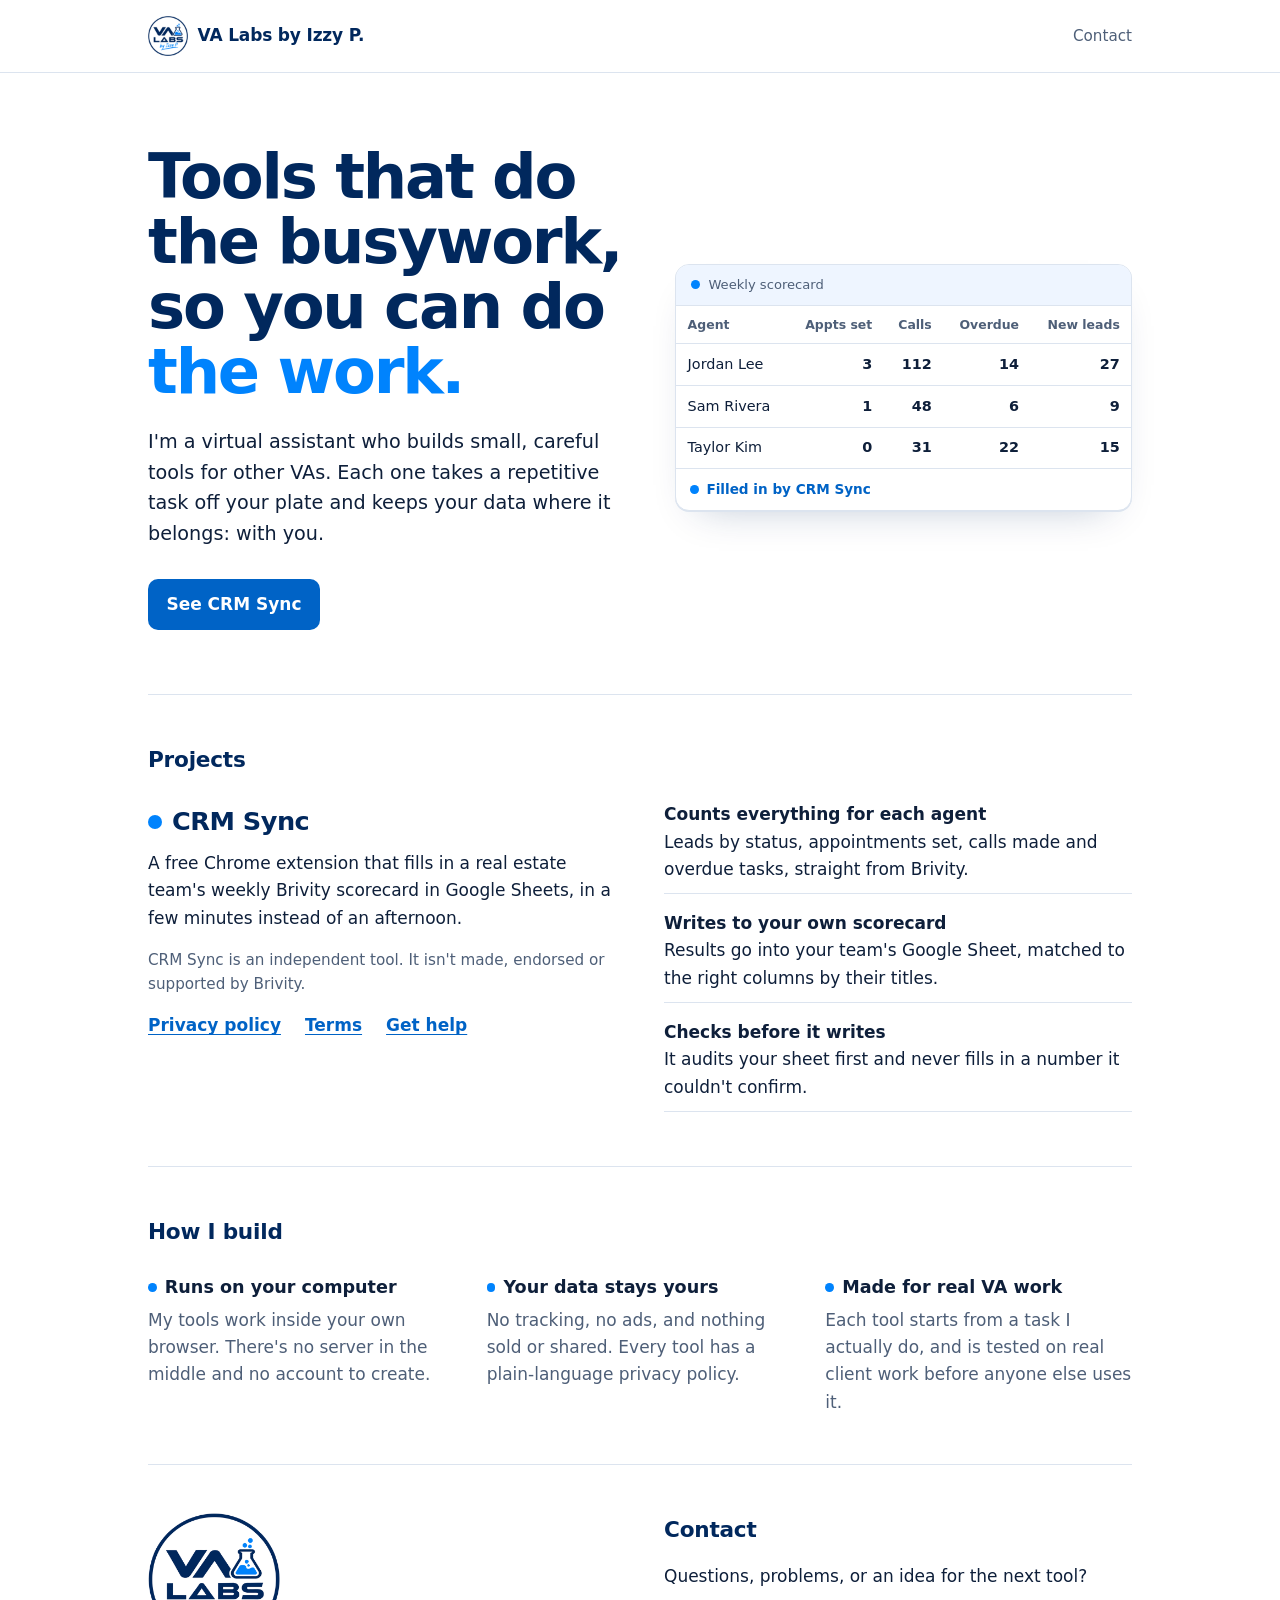
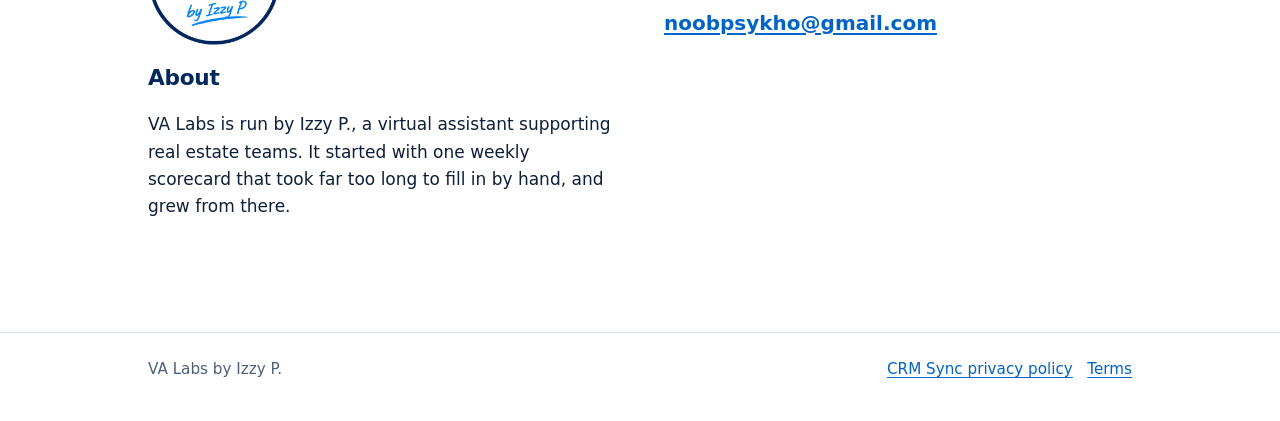
<file: index.html>
<!DOCTYPE html>
<html lang="en">
<head>
  <meta charset="UTF-8">
  <meta name="viewport" content="width=device-width, initial-scale=1">
  <title>VA Labs by Izzy P.</title>
  <meta name="description" content="Small, careful tools built by a virtual assistant, for virtual assistants. Home of CRM Sync for Brivity scorecards.">
  <link rel="icon" type="image/png" sizes="32x32" href="favicon-32.png">
  <link rel="apple-touch-icon" href="apple-touch-icon.png">
  <link rel="stylesheet" href="style.css">
</head>
<body class="home">
  <header class="site">
    <div class="wrap">
      <a class="brand" href="./"><img src="va-labs-logo.png" alt="" width="40" height="40">VA Labs by Izzy P.</a>
      <nav class="site" aria-label="Main"><a href="#contact">Contact</a></nav>
    </div>
  </header>

  <main class="wrap">
    <section class="hero2" aria-labelledby="hero-h">
      <div>
        <h1 id="hero-h">Tools that do the busywork, so you can do <em>the work.</em></h1>
        <p class="lede">I'm a virtual assistant who builds small, careful tools for other VAs. Each one takes a repetitive task off your plate and keeps your data where it belongs: with you.</p>
        <a class="btn-link" href="#crm-sync">See CRM Sync</a>
      </div>

      <figure class="sheet" aria-label="Example: CRM Sync filling in a weekly scorecard">
        <div class="bar"><span class="dot" aria-hidden="true"></span>Weekly scorecard</div>
        <table>
          <thead>
            <tr><th scope="col">Agent</th><th scope="col">Appts set</th><th scope="col">Calls</th><th scope="col">Overdue</th><th scope="col">New leads</th></tr>
          </thead>
          <tbody>
            <tr><td>Jordan Lee</td><td class="n" style="animation-delay:.3s">3</td><td class="n" style="animation-delay:.5s">112</td><td class="n" style="animation-delay:.7s">14</td><td class="n" style="animation-delay:.9s">27</td></tr>
            <tr><td>Sam Rivera</td><td class="n" style="animation-delay:1.1s">1</td><td class="n" style="animation-delay:1.3s">48</td><td class="n" style="animation-delay:1.5s">6</td><td class="n" style="animation-delay:1.7s">9</td></tr>
            <tr><td>Taylor Kim</td><td class="n" style="animation-delay:1.9s">0</td><td class="n" style="animation-delay:2.05s">31</td><td class="n" style="animation-delay:2.2s">22</td><td class="n" style="animation-delay:2.35s">15</td></tr>
          </tbody>
        </table>
        <figcaption class="status"><span class="dot" aria-hidden="true" style="width:.55rem;height:.55rem"></span>Filled in by CRM Sync</figcaption>
      </figure>
    </section>

    <section class="band" id="crm-sync" aria-labelledby="proj-h">
      <h2 id="proj-h">Projects</h2>
      <div class="proj">
        <div>
          <h3><span class="dot" aria-hidden="true"></span>CRM Sync</h3>
          <p>A free Chrome extension that fills in a real estate team's weekly Brivity scorecard in Google Sheets, in a few minutes instead of an afternoon.</p>
          <p class="aside">CRM Sync is an independent tool. It isn't made, endorsed or supported by Brivity.</p>
          <p class="links"><a href="crm-sync-privacy.html">Privacy policy</a> <a href="crm-sync-terms.html">Terms</a> <a href="#contact">Get help</a></p>
        </div>
        <ul>
          <li><b>Counts everything for each agent</b>Leads by status, appointments set, calls made and overdue tasks, straight from Brivity.</li>
          <li><b>Writes to your own scorecard</b>Results go into your team's Google Sheet, matched to the right columns by their titles.</li>
          <li><b>Checks before it writes</b>It audits your sheet first and never fills in a number it couldn't confirm.</li>
        </ul>
      </div>
    </section>

    <section class="band" aria-labelledby="how-h">
      <h2 id="how-h">How I build</h2>
      <div class="principles">
        <div>
          <h3>Runs on your computer</h3>
          <p>My tools work inside your own browser. There's no server in the middle and no account to create.</p>
        </div>
        <div>
          <h3>Your data stays yours</h3>
          <p>No tracking, no ads, and nothing sold or shared. Every tool has a plain-language privacy policy.</p>
        </div>
        <div>
          <h3>Made for real VA work</h3>
          <p>Each tool starts from a task I actually do, and is tested on real client work before anyone else uses it.</p>
        </div>
      </div>
    </section>

    <section class="band about" id="contact" aria-labelledby="about-h">
      <div>
        <img class="about-logo" src="va-labs-logo.png" alt="VA Labs by Izzy P. logo">
        <h2 id="about-h">About</h2>
        <p>VA Labs is run by Izzy P., a virtual assistant supporting real estate teams. It started with one weekly scorecard that took far too long to fill in by hand, and grew from there.</p>
      </div>
      <div>
        <h2>Contact</h2>
        <p>Questions, problems, or an idea for the next tool?</p>
        <p><a class="contact-email" href="mailto:noobpsykho@gmail.com">noobpsykho@gmail.com</a></p>
      </div>
    </section>
  </main>

  <footer class="site">
    <div class="wrap">
      <span>VA Labs by Izzy P.</span>
      <span><a href="crm-sync-privacy.html">CRM Sync privacy policy</a> &nbsp; <a href="crm-sync-terms.html">Terms</a></span>
    </div>
  </footer>
</body>
</html>
</file>
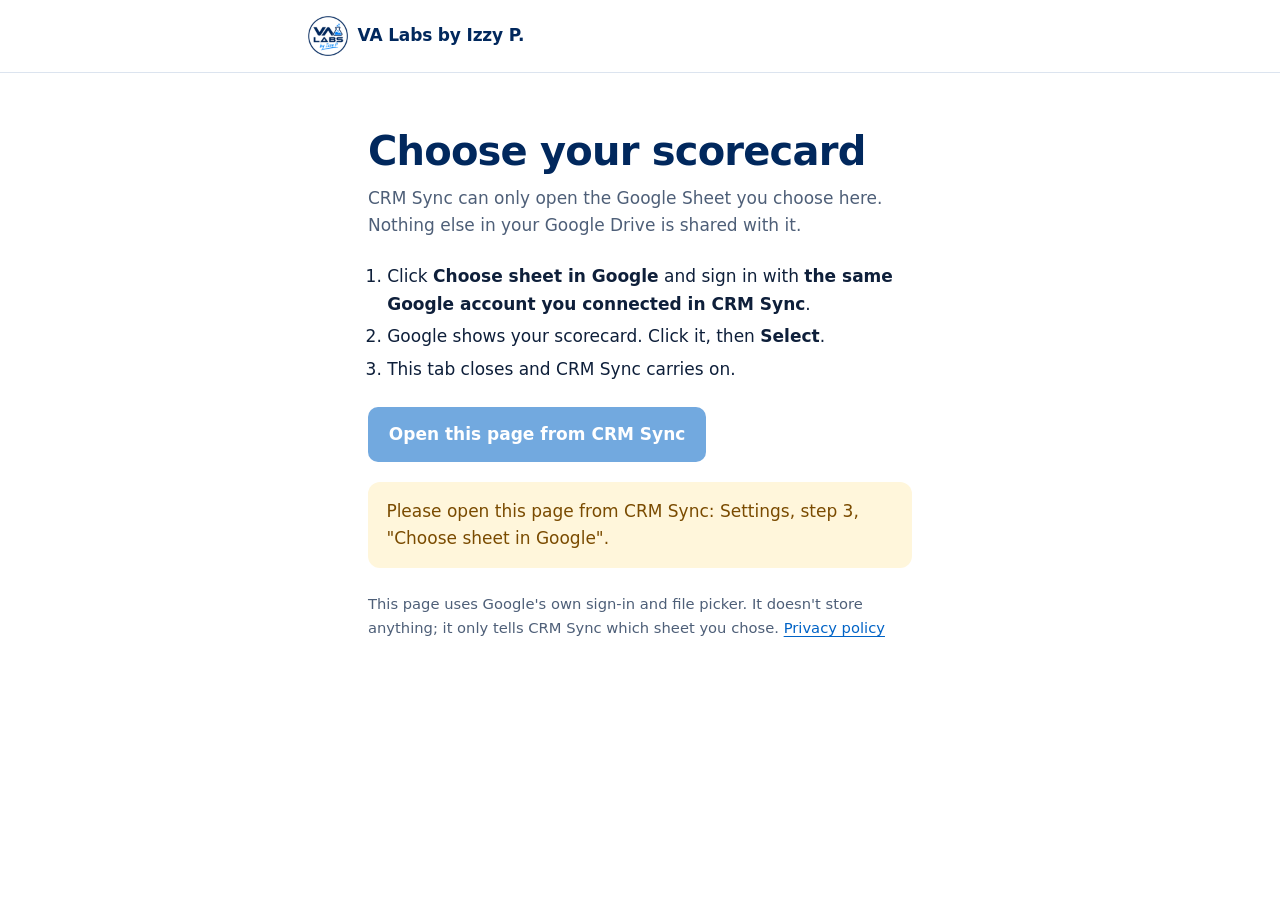
<file: crm-sync-pick.html>
<!DOCTYPE html>
<html lang="en">
<head>
  <meta charset="UTF-8">
  <meta name="viewport" content="width=device-width, initial-scale=1">
  <meta name="robots" content="noindex">
  <title>Choose your scorecard | CRM Sync</title>
  <link rel="icon" type="image/png" sizes="32x32" href="favicon-32.png">
  <link rel="stylesheet" href="style.css">
  <style>
    .pick { max-width: 34rem; margin: 3.5rem auto 4rem; }
    .pick h1 { font-size: clamp(1.9rem, 5vw, 2.5rem); line-height: 1.1; letter-spacing: -.02em; margin: 0 0 .75rem; }
    .pick .lede { color: var(--muted); margin-bottom: 1.5rem; }
    .pick ol { padding-left: 1.2rem; margin-bottom: 1.5rem; }
    .go { font: inherit; font-weight: 650; border: 0; border-radius: 10px; padding: .85rem 1.3rem; background: var(--link); color: #fff; cursor: pointer; }
    .go:hover { background: #004A96; }
    .go:disabled { opacity: .55; cursor: default; }
    .msg { margin-top: 1.25rem; border-radius: 12px; padding: 1rem 1.15rem; display: none; }
    .msg.show { display: block; }
    .msg.ok { background: #E8F5EC; color: #135C2E; }
    .msg.warn { background: #FFF6DB; color: #7A4B00; }
    .msg.err { background: #FDECEC; color: #9B1C1C; }
    .fine { font-size: .92rem; color: var(--muted); margin-top: 1.5rem; }
  </style>
</head>
<body>
  <header class="site">
    <div class="wrap">
      <a class="brand" href="./"><img src="va-labs-logo.png" alt="" width="40" height="40">VA Labs by Izzy P.</a>
    </div>
  </header>

  <main class="wrap">
    <div class="pick">
      <h1>Choose your scorecard</h1>
      <p class="lede">CRM Sync can only open the Google Sheet you choose here. Nothing else in your Google Drive is shared with it.</p>
      <ol>
        <li>Click <strong>Choose sheet in Google</strong> and sign in with <strong id="acct">the same Google account you connected in CRM Sync</strong>.</li>
        <li>Google shows your scorecard. Click it, then <strong>Select</strong>.</li>
        <li>This tab closes and CRM Sync carries on.</li>
      </ol>
      <button class="go" id="go" disabled>Loading…</button>
      <div class="msg" id="msg" role="status" aria-live="polite"></div>
      <p class="fine">This page uses Google's own sign-in and file picker. It doesn't store anything; it only tells CRM Sync which sheet you chose. <a href="crm-sync-privacy.html">Privacy policy</a></p>
    </div>
  </main>

  <script>
    // ── Settings (from the CRM Sync Google Cloud project) ─────────────────────
    var API_KEY = 'AIzaSyBJRFAIEHWHG-799WNrmot98kNI03hmg_Q';                 // restricted to valabsbyizzyp.com, Picker API only
    var WEB_CLIENT_ID = '745646231683-7jgs829n3uda2etd7jsiskjv8p176u6g.apps.googleusercontent.com';     // "Web application" client for https://valabsbyizzyp.com
    var APP_ID = '745646231683';                        // Cloud project number: lets CRM Sync open the chosen file
    // Only these CRM Sync installs may receive the result (Web Store version and the test copy).
    var ALLOWED_EXTENSIONS = ['aajfemklfocekplhhiichldjicahjacp', 'jepjnjboeagolfhmagkciphlckjllemb'];

    var q = new URLSearchParams(location.search);
    var ext = q.get('ext') || '';
    var fileId = (q.get('file') || '').replace(/[^a-zA-Z0-9_-]/g, '');
    var hint = q.get('hint') || '';
    var go = document.getElementById('go');
    var msgEl = document.getElementById('msg');
    var token = null, tokenClient = null, gisReady = false, pickerReady = false;

    function say(kind, text) { msgEl.className = 'msg show ' + kind; msgEl.textContent = text; }
    function ready() {
      if (!(gisReady && pickerReady)) return;
      go.disabled = false; go.textContent = 'Choose sheet in Google';
    }
    if (hint) document.getElementById('acct').textContent = hint + ' (the account connected in CRM Sync)';

    if (ALLOWED_EXTENSIONS.indexOf(ext) < 0) {
      go.textContent = 'Open this page from CRM Sync';
      say('warn', 'Please open this page from CRM Sync: Settings, step 3, "Choose sheet in Google".');
    }

    function onGis() {
      if (ALLOWED_EXTENSIONS.indexOf(ext) < 0) return;
      tokenClient = google.accounts.oauth2.initTokenClient({
        client_id: WEB_CLIENT_ID,
        scope: 'https://www.googleapis.com/auth/drive.file https://www.googleapis.com/auth/userinfo.email',
        hint: hint || undefined,
        callback: onToken,
        error_callback: function () { go.disabled = false; say('warn', 'Google sign-in was closed. Click Choose sheet in Google to try again.'); }
      });
      gisReady = true; ready();
    }
    function onGapi() { gapi.load('picker', function () { pickerReady = true; ready(); }); }

    go.addEventListener('click', function () {
      go.disabled = true;
      msgEl.className = 'msg';
      tokenClient.requestAccessToken({ prompt: token ? '' : 'select_account' });
    });

    function onToken(resp) {
      if (!resp || resp.error) { go.disabled = false; say('warn', 'Google sign-in was not completed. Click Choose sheet in Google to try again.'); return; }
      token = resp.access_token;
      // drive.file access belongs to one Google account, so it must be the one connected in CRM Sync.
      fetch('https://www.googleapis.com/oauth2/v3/userinfo', { headers: { Authorization: 'Bearer ' + token } })
        .then(function (r) { return r.json(); })
        .then(function (me) {
          if (hint && me.email && me.email.toLowerCase() !== hint.toLowerCase()) {
            token = null; go.disabled = false;
            say('err', 'You signed in as ' + me.email + ', but CRM Sync is connected to ' + hint + '. Click Choose sheet in Google again and pick ' + hint + '.');
            return;
          }
          showPicker();
        })
        .catch(function () { showPicker(); });
    }

    function showPicker() {
      var view = new google.picker.DocsView(google.picker.ViewId.SPREADSHEETS).setMode(google.picker.DocsViewMode.LIST);
      if (fileId && typeof view.setFileIds === 'function') view.setFileIds(fileId);
      new google.picker.PickerBuilder()
        .addView(view)
        .setOAuthToken(token)
        .setDeveloperKey(API_KEY)
        .setAppId(APP_ID)
        .setTitle('Choose your scorecard')
        .setCallback(onPicked)
        .build()
        .setVisible(true);
    }

    function onPicked(data) {
      var action = data[google.picker.Response.ACTION];
      if (action === google.picker.Action.CANCEL) { go.disabled = false; say('warn', 'No sheet chosen. Click Choose sheet in Google to try again.'); return; }
      if (action !== google.picker.Action.PICKED) return;
      var doc = data[google.picker.Response.DOCUMENTS][0];
      var picked = { type: 'CRM_SYNC_PICKED', fileId: doc[google.picker.Document.ID], name: doc[google.picker.Document.NAME] || '' };
      if (!(window.chrome && chrome.runtime && chrome.runtime.sendMessage)) {
        go.disabled = false;
        say('err', "Couldn't reach CRM Sync. Open this page in Chrome with CRM Sync installed, from Settings, step 3.");
        return;
      }
      chrome.runtime.sendMessage(ext, picked, function (resp) {
        if (chrome.runtime.lastError || !resp || !resp.ok) {
          go.disabled = false;
          say('err', "Couldn't reach CRM Sync. Make sure it's installed and up to date, then try again from Settings, step 3.");
          return;
        }
        go.textContent = 'Done';
        say('ok', 'Done! "' + picked.name + '" is connected to CRM Sync. This tab will close by itself.');
      });
    }
  </script>
  <script src="https://accounts.google.com/gsi/client" async defer onload="onGis()"></script>
  <script src="https://apis.google.com/js/api.js" async defer onload="onGapi()"></script>
</body>
</html>
</file>
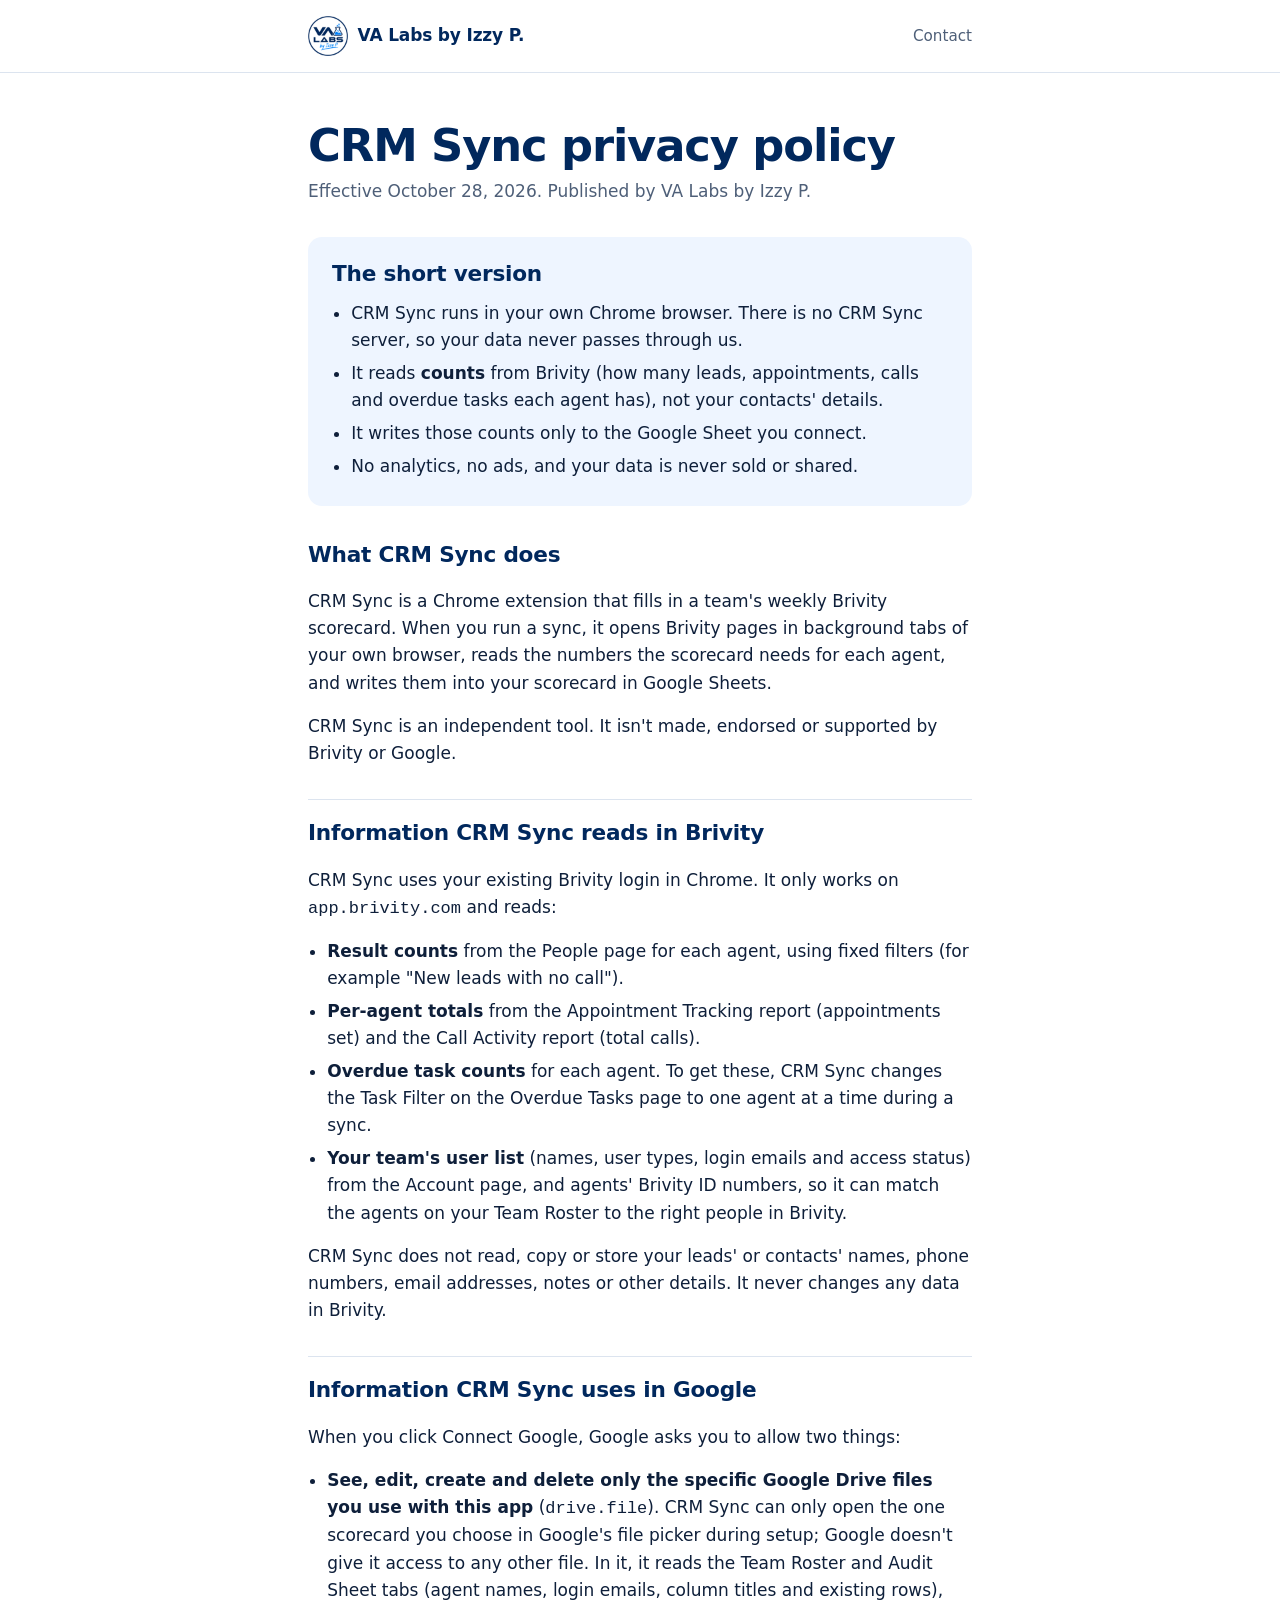
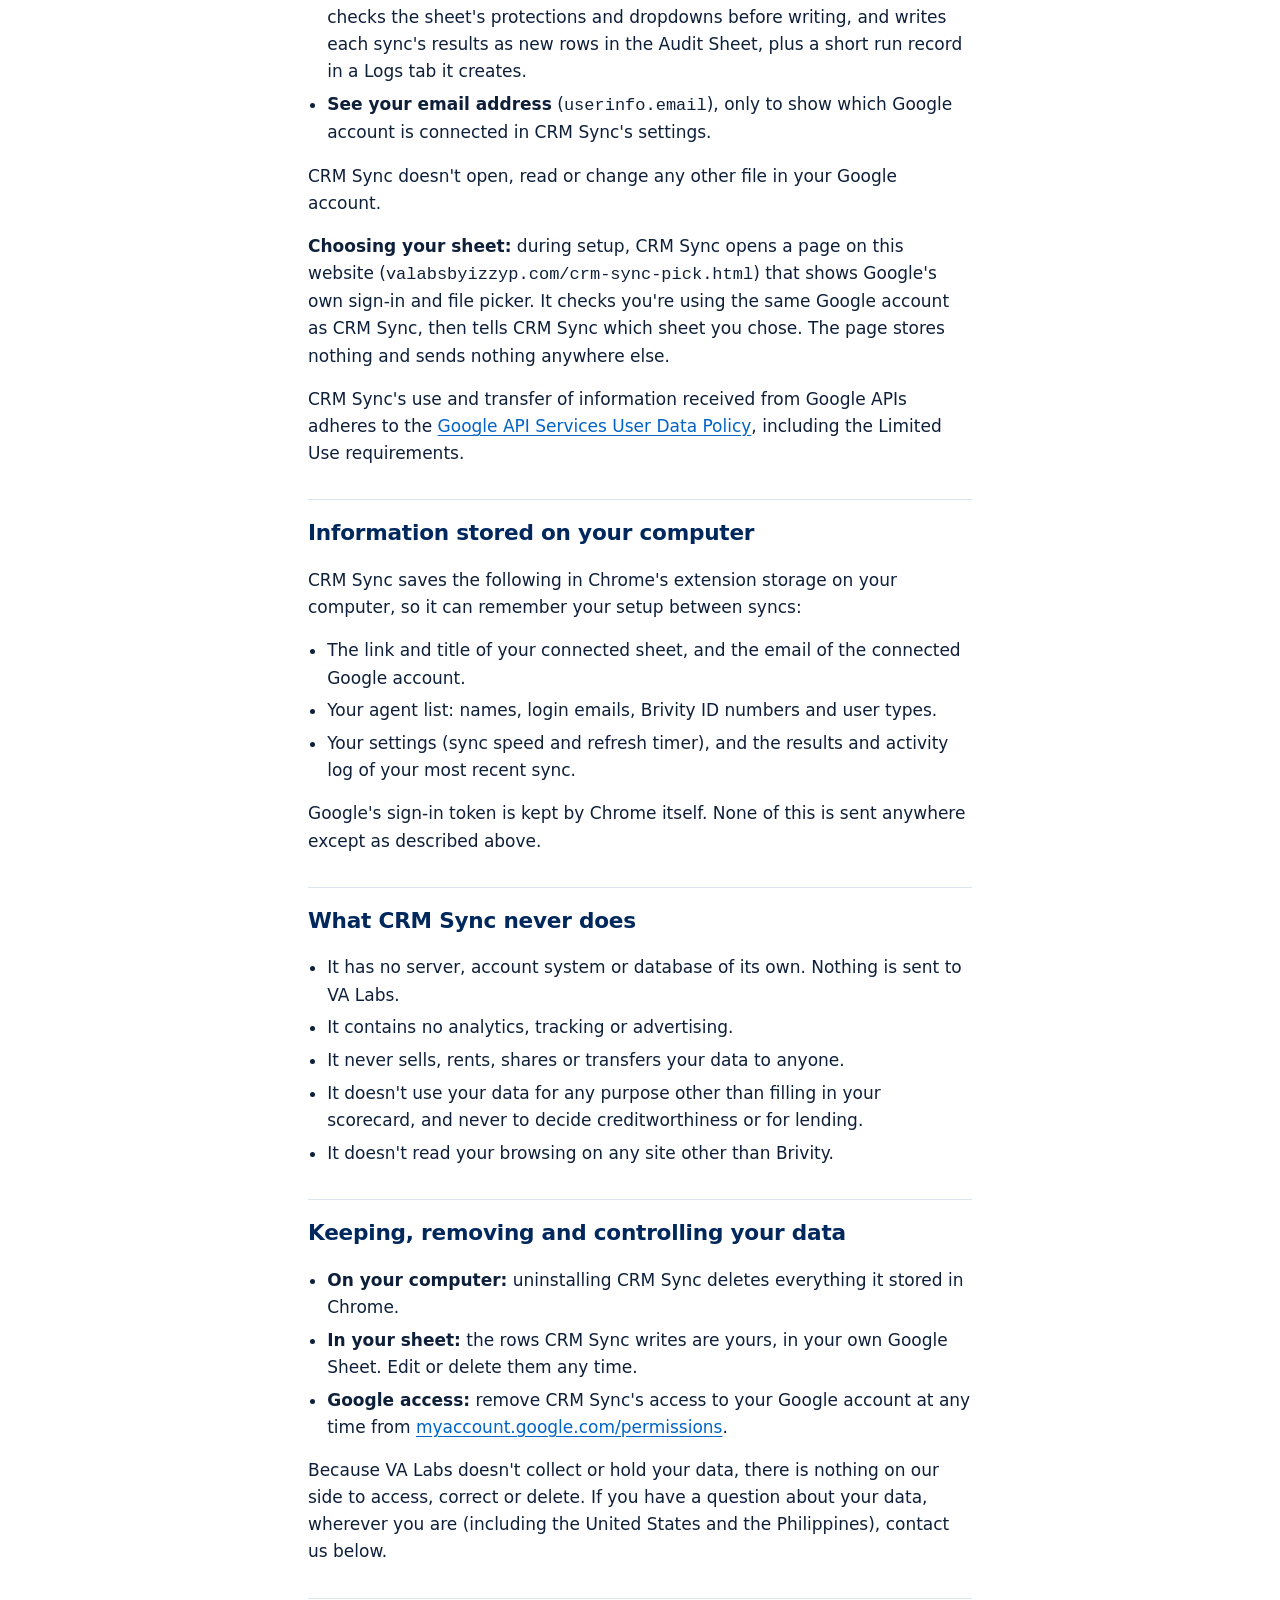
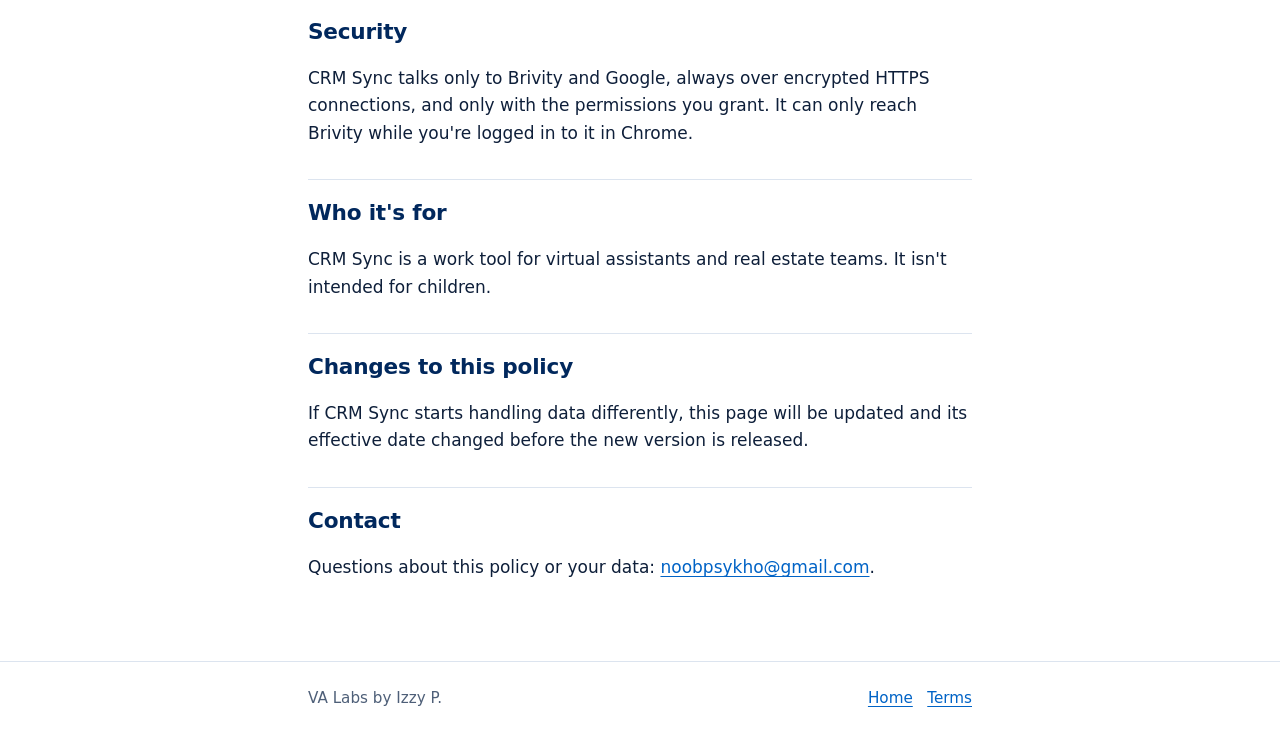
<file: crm-sync-privacy (1).html>
<!DOCTYPE html>
<html lang="en">
<head>
  <meta charset="UTF-8">
  <meta name="viewport" content="width=device-width, initial-scale=1">
  <title>CRM Sync privacy policy | VA Labs by Izzy P.</title>
  <meta name="description" content="How the CRM Sync Chrome extension handles Brivity and Google Sheets data.">
  <link rel="icon" type="image/png" sizes="32x32" href="favicon-32.png">
  <link rel="apple-touch-icon" href="apple-touch-icon.png">
  <link rel="stylesheet" href="style.css">
</head>
<body>
  <header class="site">
    <div class="wrap">
      <a class="brand" href="./"><img src="va-labs-logo.png" alt="" width="40" height="40">VA Labs by Izzy P.</a>
      <nav class="site" aria-label="Main"><a href="./#contact">Contact</a></nav>
    </div>
  </header>

  <main class="wrap policy">
    <h1>CRM Sync privacy policy</h1>
    <p class="meta">Effective October 28, 2026. Published by VA Labs by Izzy P.</p>

    <div class="short">
      <h2>The short version</h2>
      <ul>
        <li>CRM Sync runs in your own Chrome browser. There is no CRM Sync server, so your data never passes through us.</li>
        <li>It reads <strong>counts</strong> from Brivity (how many leads, appointments, calls and overdue tasks each agent has), not your contacts' details.</li>
        <li>It writes those counts only to the Google Sheet you connect.</li>
        <li>No analytics, no ads, and your data is never sold or shared.</li>
      </ul>
    </div>

    <section>
      <h2>What CRM Sync does</h2>
      <p>CRM Sync is a Chrome extension that fills in a team's weekly Brivity scorecard. When you run a sync, it opens Brivity pages in background tabs of your own browser, reads the numbers the scorecard needs for each agent, and writes them into your scorecard in Google Sheets.</p>
      <p>CRM Sync is an independent tool. It isn't made, endorsed or supported by Brivity or Google.</p>
    </section>

    <section>
      <h2>Information CRM Sync reads in Brivity</h2>
      <p>CRM Sync uses your existing Brivity login in Chrome. It only works on <code>app.brivity.com</code> and reads:</p>
      <ul>
        <li><strong>Result counts</strong> from the People page for each agent, using fixed filters (for example "New leads with no call").</li>
        <li><strong>Per-agent totals</strong> from the Appointment Tracking report (appointments set) and the Call Activity report (total calls).</li>
        <li><strong>Overdue task counts</strong> for each agent. To get these, CRM Sync changes the Task Filter on the Overdue Tasks page to one agent at a time during a sync.</li>
        <li><strong>Your team's user list</strong> (names, user types, login emails and access status) from the Account page, and agents' Brivity ID numbers, so it can match the agents on your Team Roster to the right people in Brivity.</li>
      </ul>
      <p>CRM Sync does not read, copy or store your leads' or contacts' names, phone numbers, email addresses, notes or other details. It never changes any data in Brivity.</p>
    </section>

    <section>
      <h2>Information CRM Sync uses in Google</h2>
      <p>When you click Connect Google, Google asks you to allow two things:</p>
      <ul>
        <li><strong>See, edit, create and delete only the specific Google Drive files you use with this app</strong> (<code>drive.file</code>). CRM Sync can only open the one scorecard you choose in Google's file picker during setup; Google doesn't give it access to any other file. In it, it reads the Team Roster and Audit Sheet tabs (agent names, login emails, column titles and existing rows), checks the sheet's protections and dropdowns before writing, and writes each sync's results as new rows in the Audit Sheet, plus a short run record in a Logs tab it creates.</li>
        <li><strong>See your email address</strong> (<code>userinfo.email</code>), only to show which Google account is connected in CRM Sync's settings.</li>
      </ul>
      <p>CRM Sync doesn't open, read or change any other file in your Google account.</p>
      <p><strong>Choosing your sheet:</strong> during setup, CRM Sync opens a page on this website (<code>valabsbyizzyp.com/crm-sync-pick.html</code>) that shows Google's own sign-in and file picker. It checks you're using the same Google account as CRM Sync, then tells CRM Sync which sheet you chose. The page stores nothing and sends nothing anywhere else.</p>
      <p>CRM Sync's use and transfer of information received from Google APIs adheres to the <a href="https://developers.google.com/terms/api-services-user-data-policy">Google API Services User Data Policy</a>, including the Limited Use requirements.</p>
    </section>

    <section>
      <h2>Information stored on your computer</h2>
      <p>CRM Sync saves the following in Chrome's extension storage on your computer, so it can remember your setup between syncs:</p>
      <ul>
        <li>The link and title of your connected sheet, and the email of the connected Google account.</li>
        <li>Your agent list: names, login emails, Brivity ID numbers and user types.</li>
        <li>Your settings (sync speed and refresh timer), and the results and activity log of your most recent sync.</li>
      </ul>
      <p>Google's sign-in token is kept by Chrome itself. None of this is sent anywhere except as described above.</p>
    </section>

    <section>
      <h2>What CRM Sync never does</h2>
      <ul>
        <li>It has no server, account system or database of its own. Nothing is sent to VA Labs.</li>
        <li>It contains no analytics, tracking or advertising.</li>
        <li>It never sells, rents, shares or transfers your data to anyone.</li>
        <li>It doesn't use your data for any purpose other than filling in your scorecard, and never to decide creditworthiness or for lending.</li>
        <li>It doesn't read your browsing on any site other than Brivity.</li>
      </ul>
    </section>

    <section>
      <h2>Keeping, removing and controlling your data</h2>
      <ul>
        <li><strong>On your computer:</strong> uninstalling CRM Sync deletes everything it stored in Chrome.</li>
        <li><strong>In your sheet:</strong> the rows CRM Sync writes are yours, in your own Google Sheet. Edit or delete them any time.</li>
        <li><strong>Google access:</strong> remove CRM Sync's access to your Google account at any time from <a href="https://myaccount.google.com/permissions">myaccount.google.com/permissions</a>.</li>
      </ul>
      <p>Because VA Labs doesn't collect or hold your data, there is nothing on our side to access, correct or delete. If you have a question about your data, wherever you are (including the United States and the Philippines), contact us below.</p>
    </section>

    <section>
      <h2>Security</h2>
      <p>CRM Sync talks only to Brivity and Google, always over encrypted HTTPS connections, and only with the permissions you grant. It can only reach Brivity while you're logged in to it in Chrome.</p>
    </section>

    <section>
      <h2>Who it's for</h2>
      <p>CRM Sync is a work tool for virtual assistants and real estate teams. It isn't intended for children.</p>
    </section>

    <section>
      <h2>Changes to this policy</h2>
      <p>If CRM Sync starts handling data differently, this page will be updated and its effective date changed before the new version is released.</p>
    </section>

    <section>
      <h2>Contact</h2>
      <p>Questions about this policy or your data: <a href="mailto:noobpsykho@gmail.com">noobpsykho@gmail.com</a>.</p>
    </section>
  </main>

  <footer class="site">
    <div class="wrap">
      <span>VA Labs by Izzy P.</span>
      <span><a href="./">Home</a> &nbsp; <a href="crm-sync-terms.html">Terms</a></span>
    </div>
  </footer>
</body>
</html>
</file>
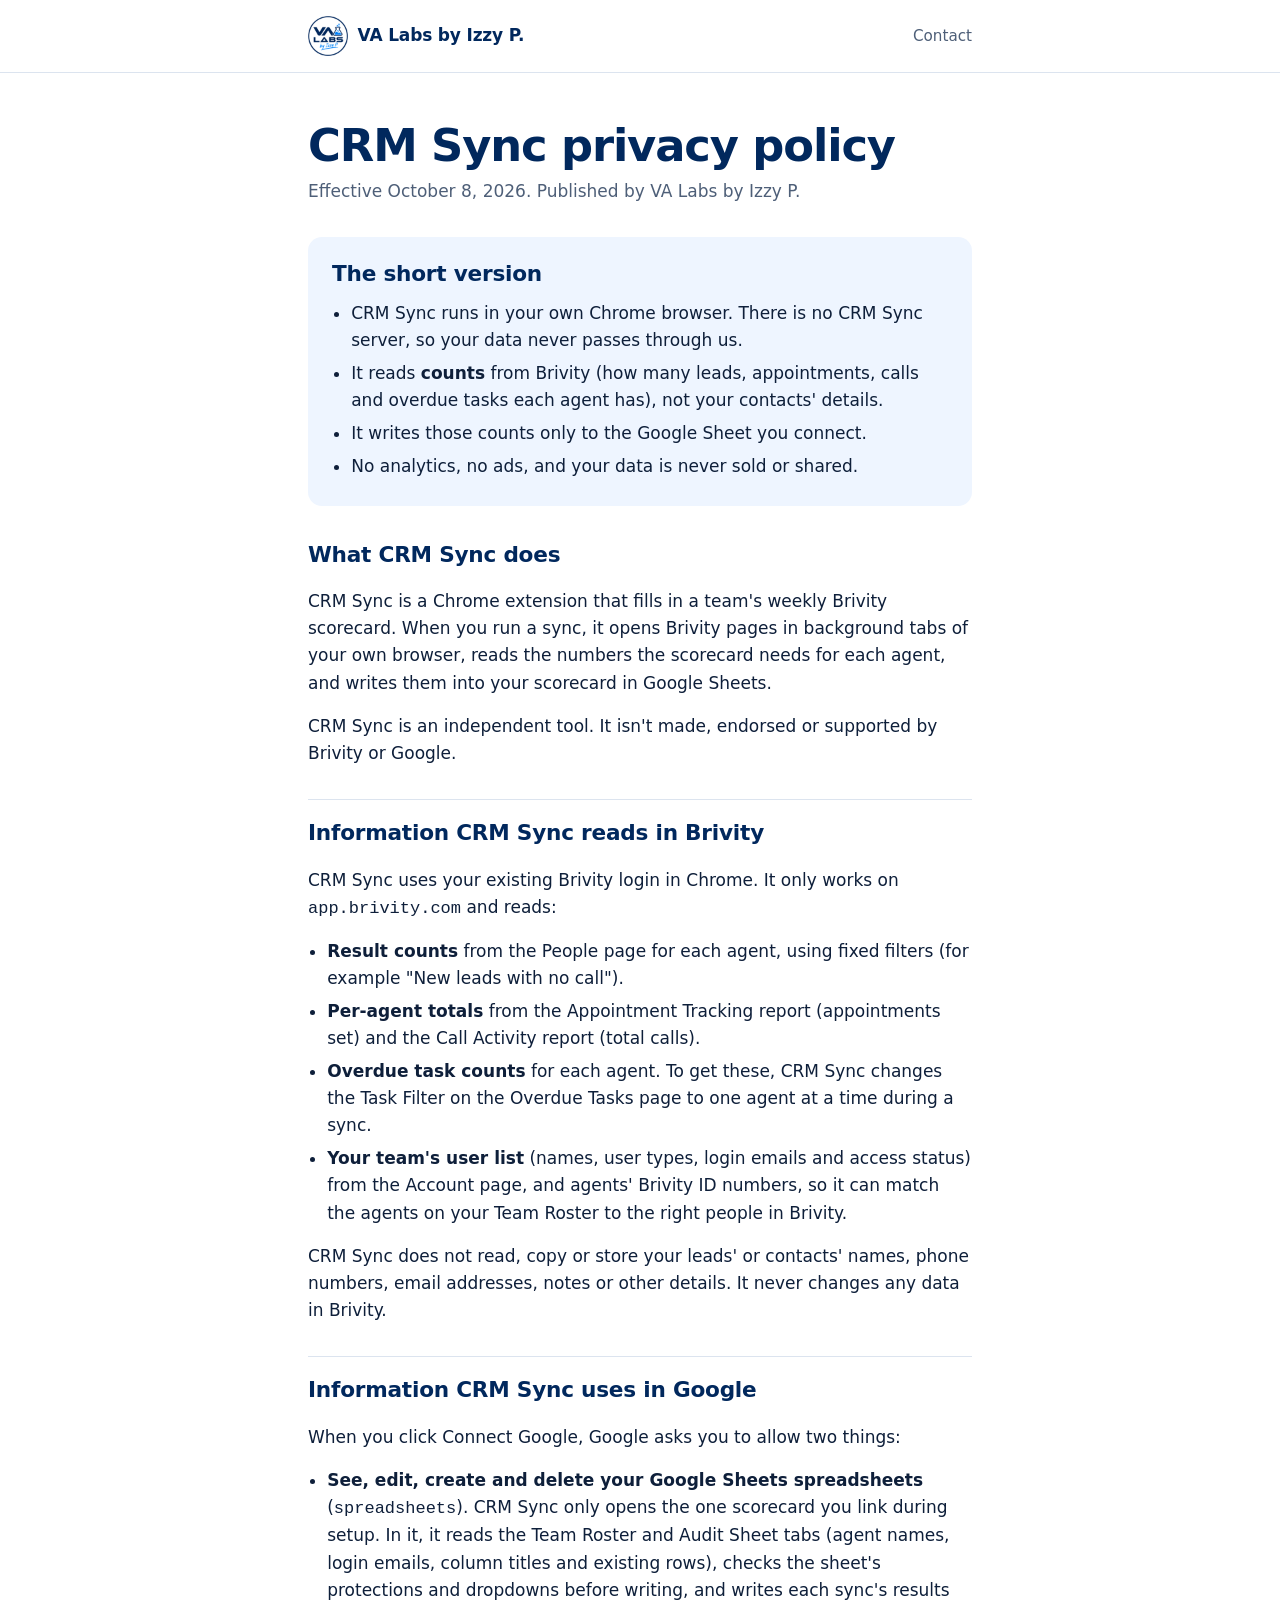
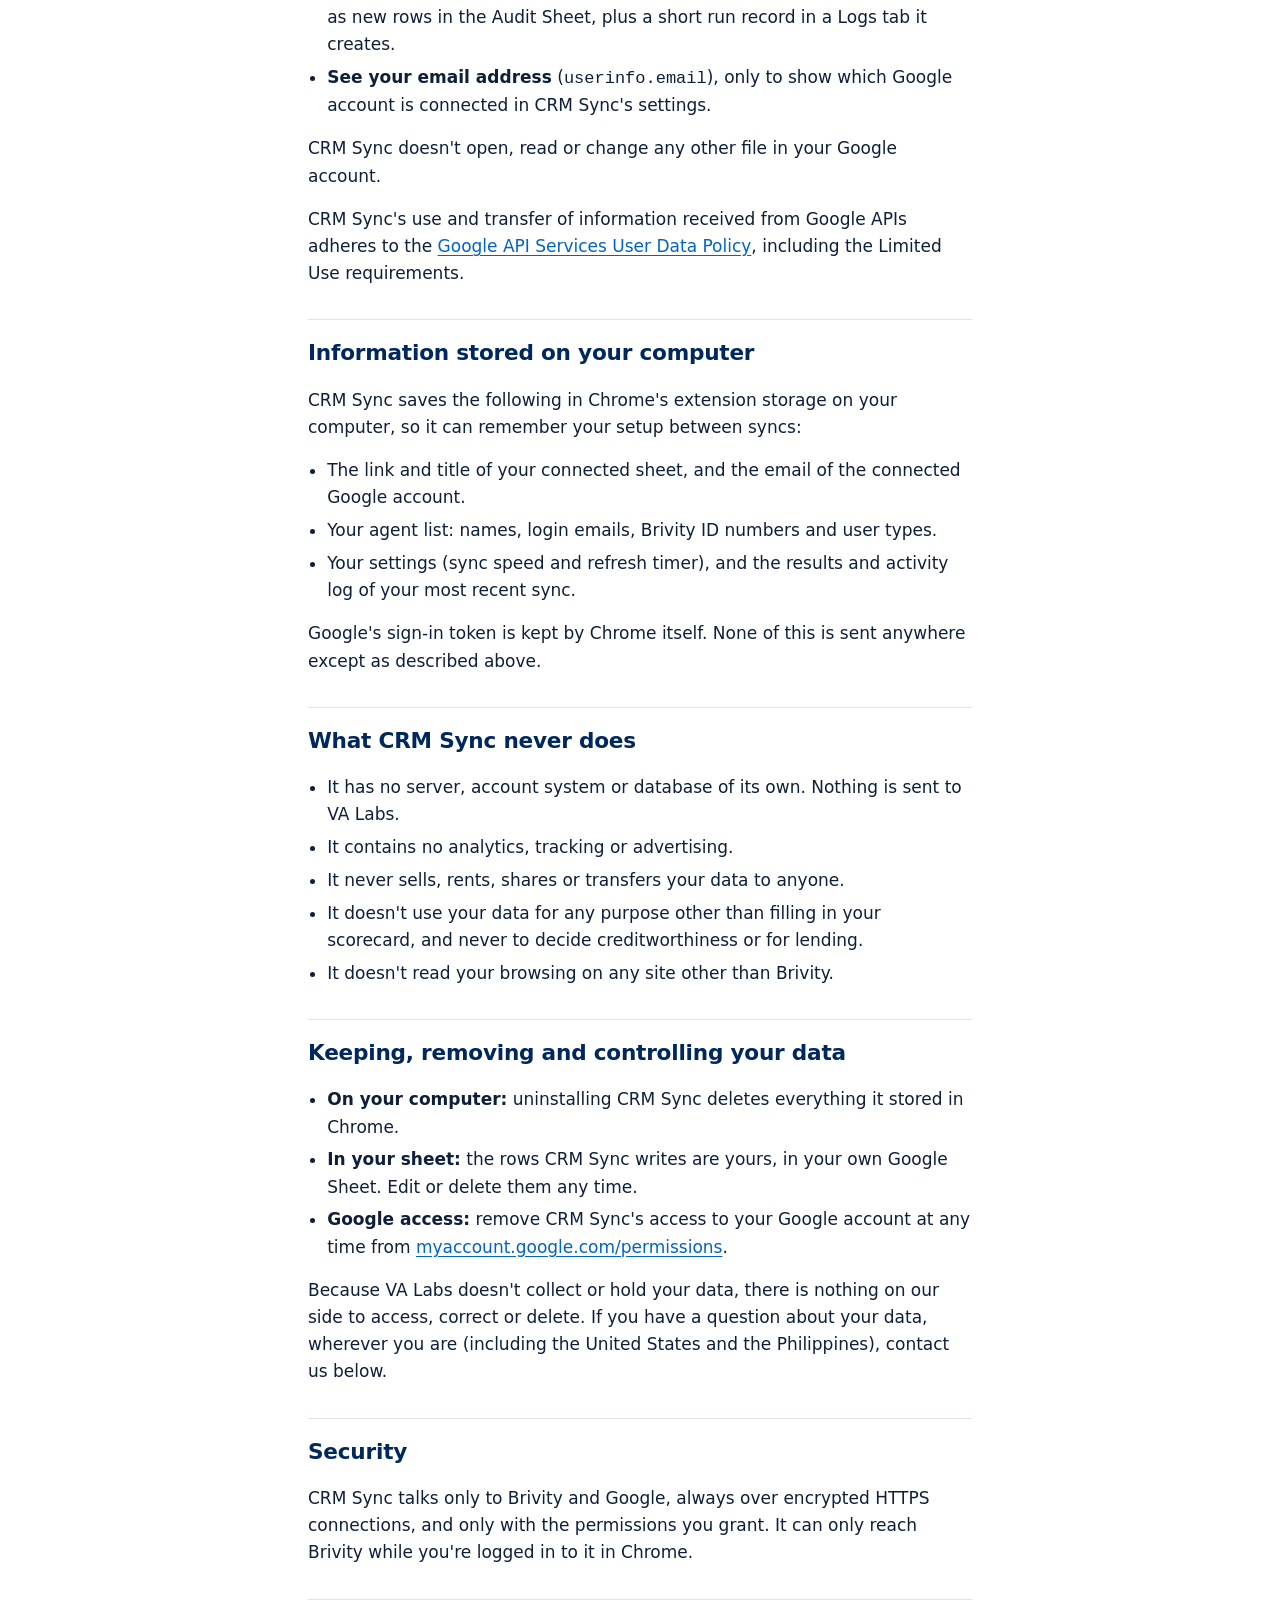
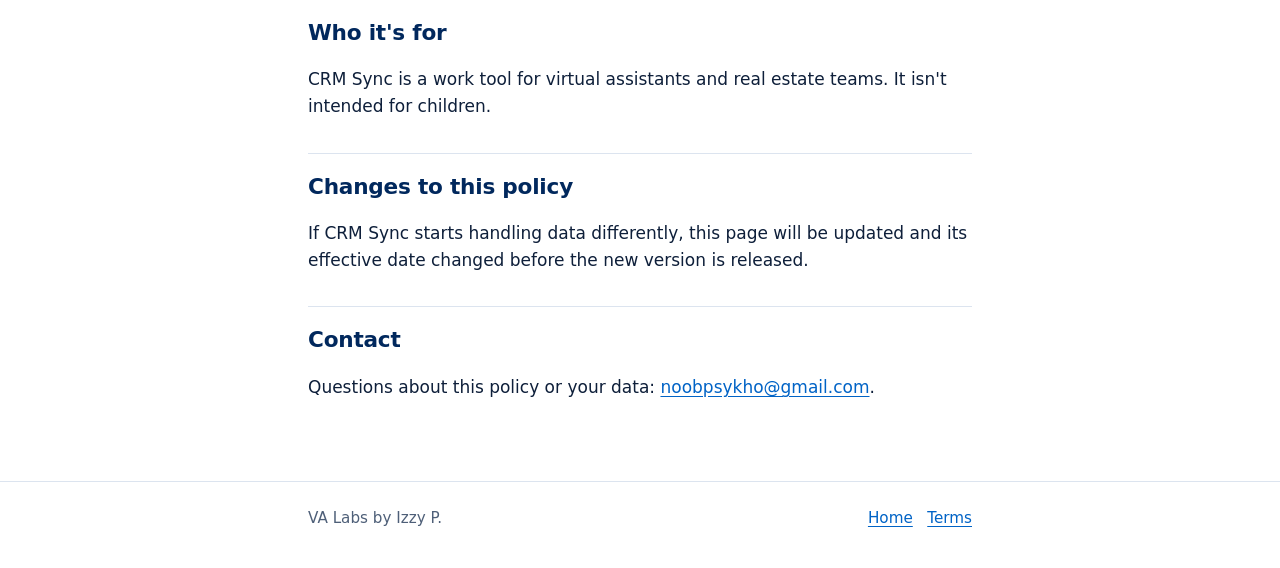
<file: crm-sync-privacy.html>
<!DOCTYPE html>
<html lang="en">
<head>
  <meta charset="UTF-8">
  <meta name="viewport" content="width=device-width, initial-scale=1">
  <title>CRM Sync privacy policy | VA Labs by Izzy P.</title>
  <meta name="description" content="How the CRM Sync Chrome extension handles Brivity and Google Sheets data.">
  <link rel="icon" type="image/png" sizes="32x32" href="favicon-32.png">
  <link rel="apple-touch-icon" href="apple-touch-icon.png">
  <link rel="stylesheet" href="style.css">
</head>
<body>
  <header class="site">
    <div class="wrap">
      <a class="brand" href="./"><img src="va-labs-logo.png" alt="" width="40" height="40">VA Labs by Izzy P.</a>
      <nav class="site" aria-label="Main"><a href="./#contact">Contact</a></nav>
    </div>
  </header>

  <main class="wrap policy">
    <h1>CRM Sync privacy policy</h1>
    <p class="meta">Effective October 8, 2026. Published by VA Labs by Izzy P.</p>

    <div class="short">
      <h2>The short version</h2>
      <ul>
        <li>CRM Sync runs in your own Chrome browser. There is no CRM Sync server, so your data never passes through us.</li>
        <li>It reads <strong>counts</strong> from Brivity (how many leads, appointments, calls and overdue tasks each agent has), not your contacts' details.</li>
        <li>It writes those counts only to the Google Sheet you connect.</li>
        <li>No analytics, no ads, and your data is never sold or shared.</li>
      </ul>
    </div>

    <section>
      <h2>What CRM Sync does</h2>
      <p>CRM Sync is a Chrome extension that fills in a team's weekly Brivity scorecard. When you run a sync, it opens Brivity pages in background tabs of your own browser, reads the numbers the scorecard needs for each agent, and writes them into your scorecard in Google Sheets.</p>
      <p>CRM Sync is an independent tool. It isn't made, endorsed or supported by Brivity or Google.</p>
    </section>

    <section>
      <h2>Information CRM Sync reads in Brivity</h2>
      <p>CRM Sync uses your existing Brivity login in Chrome. It only works on <code>app.brivity.com</code> and reads:</p>
      <ul>
        <li><strong>Result counts</strong> from the People page for each agent, using fixed filters (for example "New leads with no call").</li>
        <li><strong>Per-agent totals</strong> from the Appointment Tracking report (appointments set) and the Call Activity report (total calls).</li>
        <li><strong>Overdue task counts</strong> for each agent. To get these, CRM Sync changes the Task Filter on the Overdue Tasks page to one agent at a time during a sync.</li>
        <li><strong>Your team's user list</strong> (names, user types, login emails and access status) from the Account page, and agents' Brivity ID numbers, so it can match the agents on your Team Roster to the right people in Brivity.</li>
      </ul>
      <p>CRM Sync does not read, copy or store your leads' or contacts' names, phone numbers, email addresses, notes or other details. It never changes any data in Brivity.</p>
    </section>

    <section>
      <h2>Information CRM Sync uses in Google</h2>
      <p>When you click Connect Google, Google asks you to allow two things:</p>
      <ul>
        <li><strong>See, edit, create and delete your Google Sheets spreadsheets</strong> (<code>spreadsheets</code>). CRM Sync only opens the one scorecard you link during setup. In it, it reads the Team Roster and Audit Sheet tabs (agent names, login emails, column titles and existing rows), checks the sheet's protections and dropdowns before writing, and writes each sync's results as new rows in the Audit Sheet, plus a short run record in a Logs tab it creates.</li>
        <li><strong>See your email address</strong> (<code>userinfo.email</code>), only to show which Google account is connected in CRM Sync's settings.</li>
      </ul>
      <p>CRM Sync doesn't open, read or change any other file in your Google account.</p>
      <p>CRM Sync's use and transfer of information received from Google APIs adheres to the <a href="https://developers.google.com/terms/api-services-user-data-policy">Google API Services User Data Policy</a>, including the Limited Use requirements.</p>
    </section>

    <section>
      <h2>Information stored on your computer</h2>
      <p>CRM Sync saves the following in Chrome's extension storage on your computer, so it can remember your setup between syncs:</p>
      <ul>
        <li>The link and title of your connected sheet, and the email of the connected Google account.</li>
        <li>Your agent list: names, login emails, Brivity ID numbers and user types.</li>
        <li>Your settings (sync speed and refresh timer), and the results and activity log of your most recent sync.</li>
      </ul>
      <p>Google's sign-in token is kept by Chrome itself. None of this is sent anywhere except as described above.</p>
    </section>

    <section>
      <h2>What CRM Sync never does</h2>
      <ul>
        <li>It has no server, account system or database of its own. Nothing is sent to VA Labs.</li>
        <li>It contains no analytics, tracking or advertising.</li>
        <li>It never sells, rents, shares or transfers your data to anyone.</li>
        <li>It doesn't use your data for any purpose other than filling in your scorecard, and never to decide creditworthiness or for lending.</li>
        <li>It doesn't read your browsing on any site other than Brivity.</li>
      </ul>
    </section>

    <section>
      <h2>Keeping, removing and controlling your data</h2>
      <ul>
        <li><strong>On your computer:</strong> uninstalling CRM Sync deletes everything it stored in Chrome.</li>
        <li><strong>In your sheet:</strong> the rows CRM Sync writes are yours, in your own Google Sheet. Edit or delete them any time.</li>
        <li><strong>Google access:</strong> remove CRM Sync's access to your Google account at any time from <a href="https://myaccount.google.com/permissions">myaccount.google.com/permissions</a>.</li>
      </ul>
      <p>Because VA Labs doesn't collect or hold your data, there is nothing on our side to access, correct or delete. If you have a question about your data, wherever you are (including the United States and the Philippines), contact us below.</p>
    </section>

    <section>
      <h2>Security</h2>
      <p>CRM Sync talks only to Brivity and Google, always over encrypted HTTPS connections, and only with the permissions you grant. It can only reach Brivity while you're logged in to it in Chrome.</p>
    </section>

    <section>
      <h2>Who it's for</h2>
      <p>CRM Sync is a work tool for virtual assistants and real estate teams. It isn't intended for children.</p>
    </section>

    <section>
      <h2>Changes to this policy</h2>
      <p>If CRM Sync starts handling data differently, this page will be updated and its effective date changed before the new version is released.</p>
    </section>

    <section>
      <h2>Contact</h2>
      <p>Questions about this policy or your data: <a href="mailto:noobpsykho@gmail.com">noobpsykho@gmail.com</a>.</p>
    </section>
  </main>

  <footer class="site">
    <div class="wrap">
      <span>VA Labs by Izzy P.</span>
      <span><a href="./">Home</a> &nbsp; <a href="crm-sync-terms.html">Terms</a></span>
    </div>
  </footer>
</body>
</html>
</file>
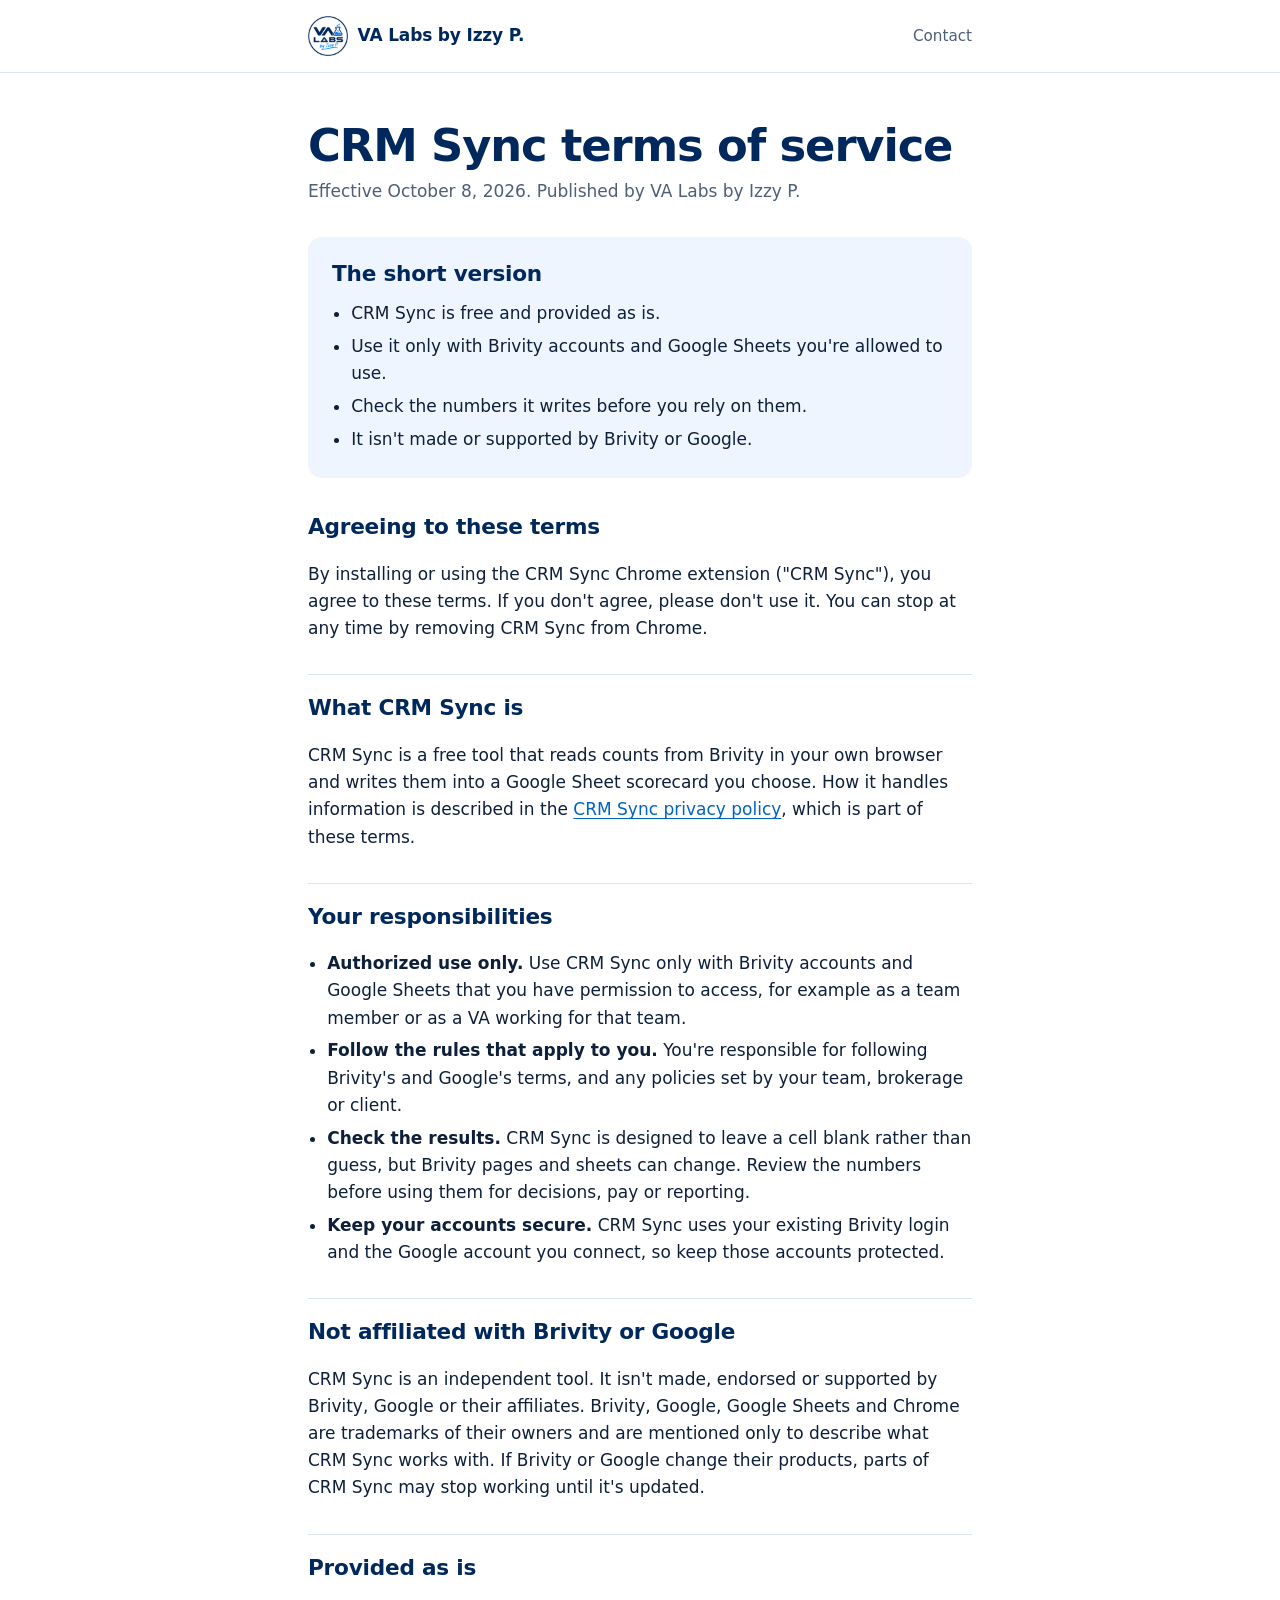
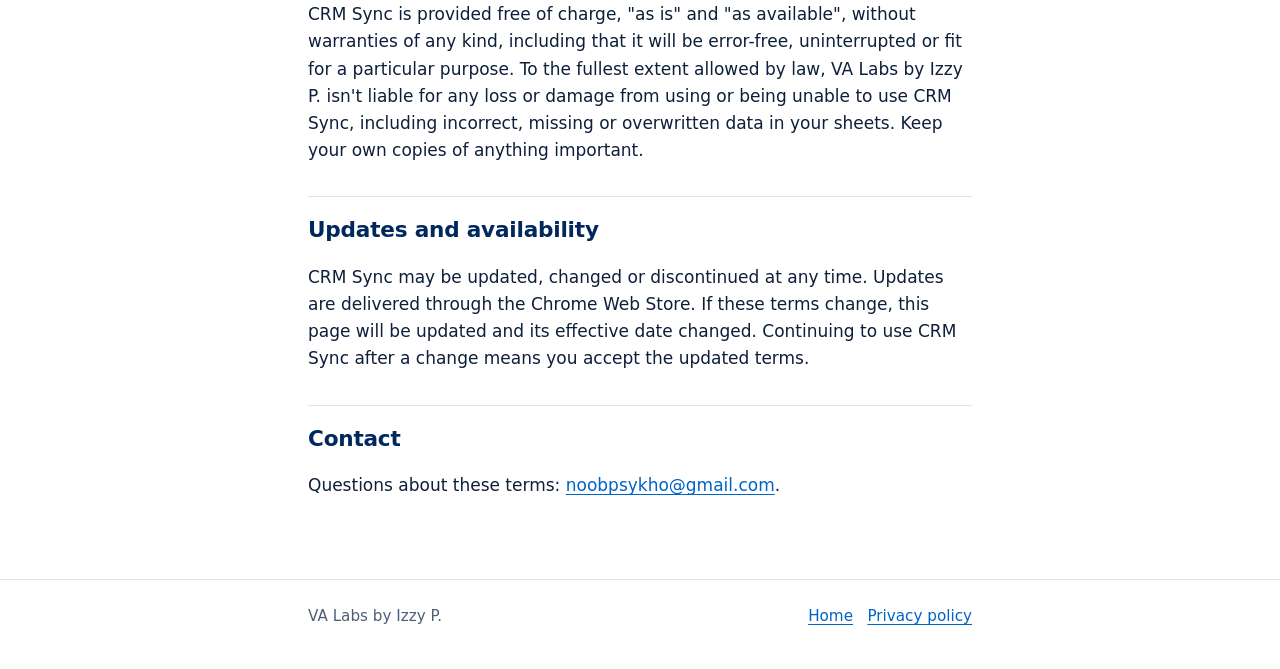
<file: crm-sync-terms.html>
<!DOCTYPE html>
<html lang="en">
<head>
  <meta charset="UTF-8">
  <meta name="viewport" content="width=device-width, initial-scale=1">
  <title>CRM Sync terms of service | VA Labs by Izzy P.</title>
  <meta name="description" content="The terms for using the CRM Sync Chrome extension.">
  <link rel="icon" type="image/png" sizes="32x32" href="favicon-32.png">
  <link rel="apple-touch-icon" href="apple-touch-icon.png">
  <link rel="stylesheet" href="style.css">
</head>
<body>
  <header class="site">
    <div class="wrap">
      <a class="brand" href="./"><img src="va-labs-logo.png" alt="" width="40" height="40">VA Labs by Izzy P.</a>
      <nav class="site" aria-label="Main"><a href="./#contact">Contact</a></nav>
    </div>
  </header>

  <main class="wrap policy">
    <h1>CRM Sync terms of service</h1>
    <p class="meta">Effective October 8, 2026. Published by VA Labs by Izzy P.</p>

    <div class="short">
      <h2>The short version</h2>
      <ul>
        <li>CRM Sync is free and provided as is.</li>
        <li>Use it only with Brivity accounts and Google Sheets you're allowed to use.</li>
        <li>Check the numbers it writes before you rely on them.</li>
        <li>It isn't made or supported by Brivity or Google.</li>
      </ul>
    </div>

    <section>
      <h2>Agreeing to these terms</h2>
      <p>By installing or using the CRM Sync Chrome extension ("CRM Sync"), you agree to these terms. If you don't agree, please don't use it. You can stop at any time by removing CRM Sync from Chrome.</p>
    </section>

    <section>
      <h2>What CRM Sync is</h2>
      <p>CRM Sync is a free tool that reads counts from Brivity in your own browser and writes them into a Google Sheet scorecard you choose. How it handles information is described in the <a href="crm-sync-privacy.html">CRM Sync privacy policy</a>, which is part of these terms.</p>
    </section>

    <section>
      <h2>Your responsibilities</h2>
      <ul>
        <li><strong>Authorized use only.</strong> Use CRM Sync only with Brivity accounts and Google Sheets that you have permission to access, for example as a team member or as a VA working for that team.</li>
        <li><strong>Follow the rules that apply to you.</strong> You're responsible for following Brivity's and Google's terms, and any policies set by your team, brokerage or client.</li>
        <li><strong>Check the results.</strong> CRM Sync is designed to leave a cell blank rather than guess, but Brivity pages and sheets can change. Review the numbers before using them for decisions, pay or reporting.</li>
        <li><strong>Keep your accounts secure.</strong> CRM Sync uses your existing Brivity login and the Google account you connect, so keep those accounts protected.</li>
      </ul>
    </section>

    <section>
      <h2>Not affiliated with Brivity or Google</h2>
      <p>CRM Sync is an independent tool. It isn't made, endorsed or supported by Brivity, Google or their affiliates. Brivity, Google, Google Sheets and Chrome are trademarks of their owners and are mentioned only to describe what CRM Sync works with. If Brivity or Google change their products, parts of CRM Sync may stop working until it's updated.</p>
    </section>

    <section>
      <h2>Provided as is</h2>
      <p>CRM Sync is provided free of charge, "as is" and "as available", without warranties of any kind, including that it will be error-free, uninterrupted or fit for a particular purpose. To the fullest extent allowed by law, VA Labs by Izzy P. isn't liable for any loss or damage from using or being unable to use CRM Sync, including incorrect, missing or overwritten data in your sheets. Keep your own copies of anything important.</p>
    </section>

    <section>
      <h2>Updates and availability</h2>
      <p>CRM Sync may be updated, changed or discontinued at any time. Updates are delivered through the Chrome Web Store. If these terms change, this page will be updated and its effective date changed. Continuing to use CRM Sync after a change means you accept the updated terms.</p>
    </section>

    <section>
      <h2>Contact</h2>
      <p>Questions about these terms: <a href="mailto:noobpsykho@gmail.com">noobpsykho@gmail.com</a>.</p>
    </section>
  </main>

  <footer class="site">
    <div class="wrap">
      <span>VA Labs by Izzy P.</span>
      <span><a href="./">Home</a> &nbsp; <a href="crm-sync-privacy.html">Privacy policy</a></span>
    </div>
  </footer>
</body>
</html>
</file>
<file: style.css>
:root {
  --paper: #FFFFFF;
  --wash: #EEF5FF;
  --ink: #0E1F3A;
  --navy: #01285D;
  --muted: #4E5F78;
  --line: #DCE4EF;
  --link: #0063C6;
  --spark: #0083FD;
  --font: "Segoe UI", system-ui, -apple-system, Roboto, "Helvetica Neue", Arial, sans-serif;
}
*, *::before, *::after { box-sizing: border-box; }
html { -webkit-text-size-adjust: 100%; }
body { margin: 0; background: var(--paper); color: var(--ink); font: 17px/1.6 var(--font); }
a { color: var(--link); text-underline-offset: 3px; }
a:hover { text-decoration-thickness: 2px; }
:focus-visible { outline: 2px solid #2563EB; outline-offset: 3px; border-radius: 2px; }
.wrap { max-width: 44rem; margin: 0 auto; padding: 0 1.25rem; }

header.site { border-bottom: 1px solid var(--line); }
header.site .wrap { display: flex; align-items: center; justify-content: space-between; gap: 1rem; padding-top: 1rem; padding-bottom: 1rem; }
.brand { display: flex; align-items: center; gap: .6rem; color: var(--ink); text-decoration: none; font-weight: 700; letter-spacing: -.01em; }
.dot { width: .9rem; height: .9rem; border-radius: 50%; background: var(--spark); flex: none; }
nav.site a { color: var(--muted); text-decoration: none; font-size: .95rem; }
nav.site a:hover { color: var(--ink); }

.hero { padding: 4rem 0 3rem; }
.hero h1 { font-size: clamp(2.6rem, 8vw, 4.4rem); line-height: 1.02; letter-spacing: -.035em; margin: 0; font-weight: 800; }
.hero h1 .by { display: block; font-size: .42em; letter-spacing: -.01em; font-weight: 600; color: var(--muted); margin-top: .5rem; }
.hero p { font-size: 1.2rem; max-width: 34rem; margin: 1.5rem 0 0; color: var(--ink); }

section { padding: 2rem 0; }
h2 { font-size: 1.35rem; letter-spacing: -.01em; margin: 0 0 1rem; }
h3 { font-size: 1.1rem; margin: 1.8rem 0 .4rem; }
p, ul { margin: 0 0 1rem; }
ul { padding-left: 1.2rem; }
li { margin-bottom: .35rem; }

.project { background: var(--wash); border-radius: 14px; padding: 1.5rem 1.5rem 1.25rem; }
.project h3 { margin: 0; font-size: 1.4rem; display: flex; align-items: center; gap: .6rem; }
.project .what { margin: .5rem 0 1rem; }
.facts { display: grid; grid-template-columns: max-content 1fr; gap: .3rem 1.25rem; margin: 0 0 1rem; font-size: .95rem; }
.facts dt { color: var(--muted); }
.facts dd { margin: 0; }
.links { display: flex; flex-wrap: wrap; gap: .5rem 1.5rem; font-weight: 600; }

.policy h1 { font-size: clamp(2rem, 6vw, 2.8rem); line-height: 1.1; letter-spacing: -.025em; margin: 3rem 0 .5rem; }
.policy .meta { color: var(--muted); margin-bottom: 2rem; }
.policy .short { background: var(--wash); border-radius: 14px; padding: 1.25rem 1.5rem; margin-bottom: 1rem; }
.policy .short h2 { margin-bottom: .5rem; }
.policy .short ul { margin: 0; }
.policy section { padding: 1rem 0; border-top: 1px solid var(--line); }
.policy section:first-of-type { border-top: 0; }

footer.site { border-top: 1px solid var(--line); margin-top: 3rem; color: var(--muted); font-size: .95rem; }
footer.site .wrap { padding-top: 1.5rem; padding-bottom: 2.5rem; display: flex; flex-wrap: wrap; gap: .5rem 1.5rem; justify-content: space-between; }

/* ── Homepage v2 ─────────────────────────────────────────────────────────── */
.home .wrap { max-width: 64rem; }
.home main.wrap { padding-top: 0; }
.hero2 { display: grid; grid-template-columns: minmax(0, 1.05fr) minmax(0, 1fr); gap: 3rem; align-items: center; padding: 4.5rem 0 4rem; }
.hero2 h1 { font-size: clamp(2.4rem, 5.6vw, 3.9rem); line-height: 1.04; letter-spacing: -.035em; font-weight: 800; margin: 0; max-width: 14ch; }
.hero2 .lede { font-size: 1.2rem; color: var(--ink); margin: 1.4rem 0 0; max-width: 32rem; }
.hero2 .sig { margin-top: 1.6rem; color: var(--muted); font-size: .98rem; display: flex; align-items: center; gap: .55rem; }
.btn-link { display: inline-block; margin-top: 1.8rem; background: var(--link); color: #fff; text-decoration: none; font-weight: 650; padding: .75rem 1.15rem; border-radius: 10px; }
.btn-link:hover { background: #004A96; color: #fff; }

/* the scorecard row that fills itself in */
.sheet { margin: 0; background: var(--paper); border: 1px solid var(--line); border-radius: 14px; box-shadow: 0 1px 0 var(--line), 0 18px 40px -24px rgba(1, 40, 93, .30); overflow: hidden; font-size: .9rem; }
.sheet .bar { display: flex; align-items: center; gap: .5rem; padding: .6rem .9rem; border-bottom: 1px solid var(--line); background: var(--wash); color: var(--muted); font-size: .82rem; }
.sheet .bar .dot { width: .6rem; height: .6rem; }
.sheet table { width: 100%; border-collapse: collapse; font-variant-numeric: tabular-nums; }
.sheet th, .sheet td { padding: .55rem .7rem; text-align: right; border-bottom: 1px solid var(--line); white-space: nowrap; }
.sheet th { color: var(--muted); font-weight: 600; font-size: .78rem; }
.sheet th:first-child, .sheet td:first-child { text-align: left; }
.sheet tr:last-child td { border-bottom: 0; }
.sheet td.n { color: var(--ink); font-weight: 600; }
.sheet .status { padding: .6rem .9rem; border-top: 1px solid var(--line); color: var(--link); font-weight: 600; font-size: .85rem; display: flex; align-items: center; gap: .45rem; }
@media (prefers-reduced-motion: no-preference) {
  .sheet td.n { animation: fill .35s ease-out both; }
  .sheet .status { animation: fill .4s ease-out both; animation-delay: 2.5s; }
}
@keyframes fill { from { opacity: 0; transform: translateY(3px); background: var(--wash); } to { opacity: 1; transform: none; background: transparent; } }

.band { padding: 3rem 0; border-top: 1px solid var(--line); }
.band > h2 { margin-bottom: 1.5rem; }
.proj { display: grid; grid-template-columns: minmax(0, 1fr) minmax(0, 1fr); gap: 2rem 3rem; align-items: start; }
.proj h3 { font-size: 1.6rem; letter-spacing: -.02em; margin: 0 0 .5rem; display: flex; align-items: center; gap: .6rem; }
.proj ul { list-style: none; padding: 0; margin: 0; }
.proj ul li { padding: .65rem 0; border-bottom: 1px solid var(--line); }
.proj ul li:first-child { padding-top: 0; }
.proj ul li b { display: block; }
.proj .aside { color: var(--muted); font-size: .95rem; margin-top: 1rem; }

.principles { display: grid; grid-template-columns: repeat(3, minmax(0, 1fr)); gap: 2rem; }
.principles h3 { margin: 0 0 .35rem; font-size: 1.1rem; display: flex; align-items: center; gap: .5rem; }
.principles h3::before { content: ""; width: .55rem; height: .55rem; border-radius: 50%; background: var(--spark); flex: none; }
.principles p { margin: 0; color: var(--muted); }

.about { display: grid; grid-template-columns: minmax(0, 1fr) minmax(0, 1fr); gap: 2rem 3rem; }
.about p { max-width: 34rem; }
.contact-email { font-size: 1.25rem; font-weight: 650; }

@media (max-width: 820px) {
  .hero2, .proj, .about { grid-template-columns: 1fr; }
  .hero2 { padding: 3rem 0; gap: 2rem; }
  .principles { grid-template-columns: 1fr; gap: 1.25rem; }
}
@media (max-width: 420px) {
  .sheet th:nth-child(5), .sheet td:nth-child(5) { display: none; }
}

/* ── VA Labs brand ───────────────────────────────────────────────────────── */
.brand img { width: 40px; height: 40px; display: block; }
.brand { color: var(--navy); }
h1, h2, .proj h3 { color: var(--navy); }
.hero2 h1 em { font-style: normal; color: var(--spark); }
.about-logo { width: 132px; height: 132px; display: block; margin-bottom: 1rem; }
</file>
